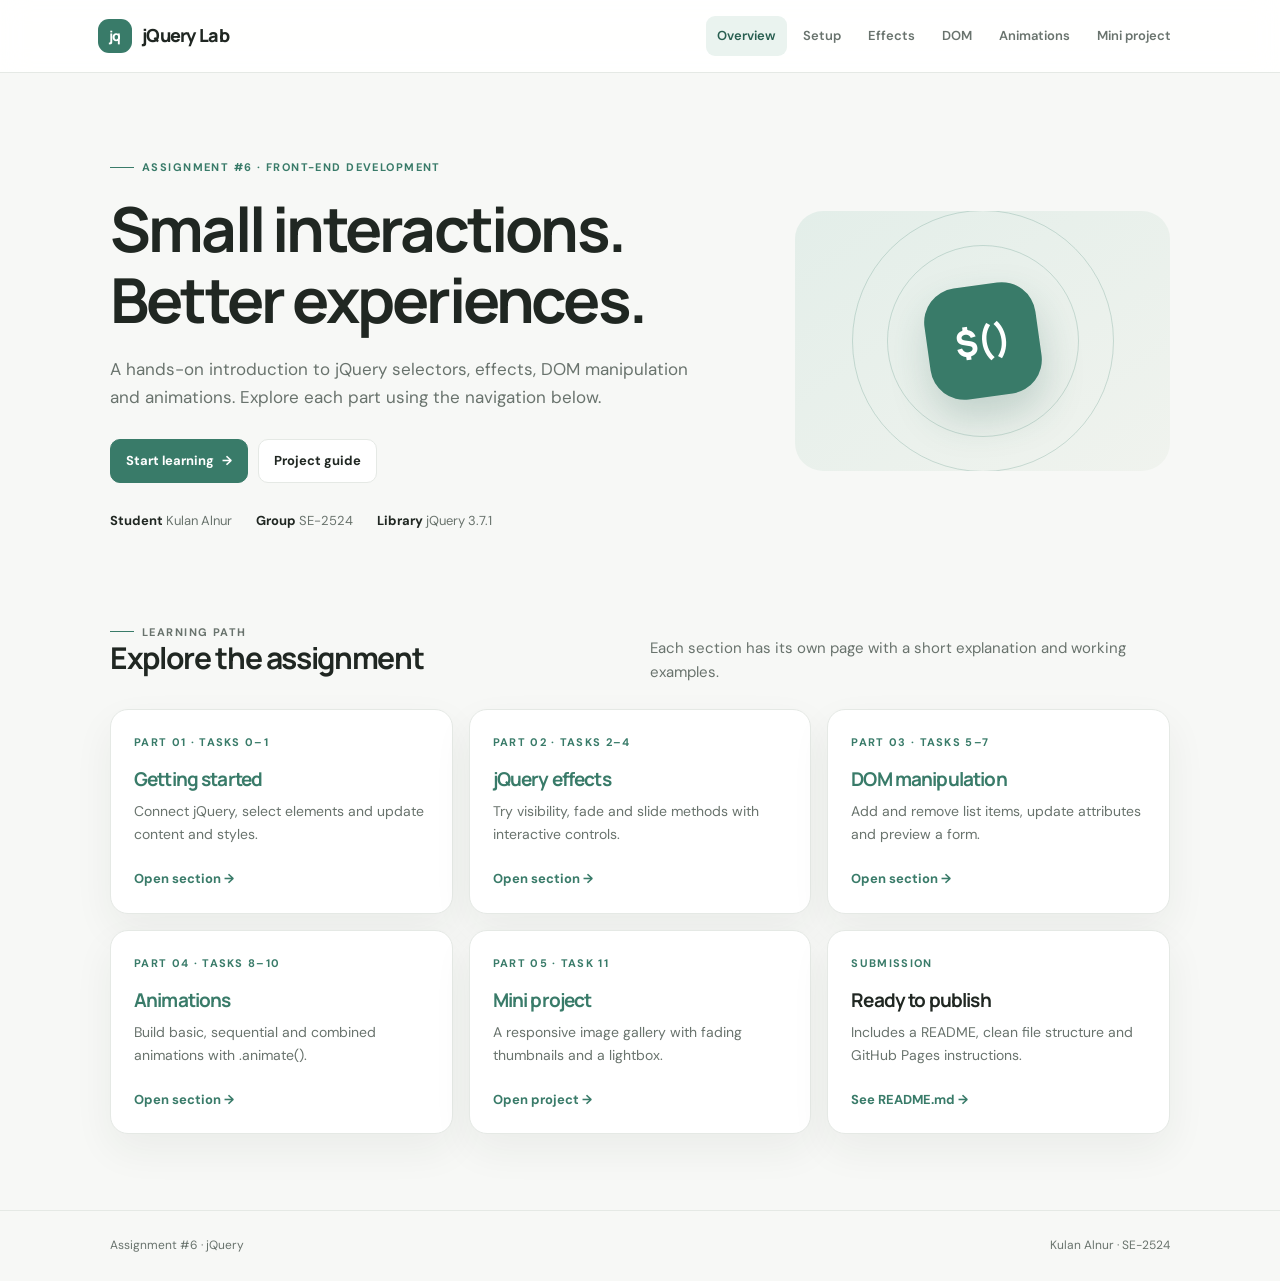
<file: index.html>
<!doctype html>
<html lang="en">
<head>
  <meta charset="utf-8"><meta name="viewport" content="width=device-width, initial-scale=1">
  <meta name="description" content="Assignment 6: jQuery selectors, effects, DOM manipulation and animations."><title>Overview | jQuery Lab</title>
  <link rel="stylesheet" href="css/style.css">
  <script src="https://code.jquery.com/jquery-3.7.1.min.js"></script>
  <script src="js/main.js" defer></script>
</head>
<body>
<header class="site-header"><div class="nav-wrap"><a class="brand" href="index.html"><span class="brand-mark">jq</span><span>jQuery Lab</span></a><nav class="nav-links" aria-label="Main navigation"><a href="index.html" class="active">Overview</a><a href="pages/part1.html" class="">Setup</a><a href="pages/effects.html" class="">Effects</a><a href="pages/dom.html" class="">DOM</a><a href="pages/animations.html" class="">Animations</a><a href="pages/mini-project.html" class="">Mini project</a></nav></div></header>
<main><div class="container"><section class="hero"><div><p class="eyebrow">Assignment #6 · Front-end development</p><h1>Small interactions.<br>Better experiences.</h1><p class="lead">A hands-on introduction to jQuery selectors, effects, DOM manipulation and animations. Explore each part using the navigation below.</p><div class="button-row"><a class="btn primary" href="pages/part1.html">Start learning <span aria-hidden="true">→</span></a><a class="btn" href="README.md">Project guide</a></div><div class="meta-row" style="margin-top:27px"><span><strong>Student</strong> Kulan Alnur</span><span><strong>Group</strong> SE-2524</span><span><strong>Library</strong> jQuery 3.7.1</span></div></div><div class="hero-art" aria-hidden="true"><div class="hero-symbol">$()</div></div></section><section class="section"><div class="section-head"><div><p class="eyebrow">Learning path</p><h2>Explore the assignment</h2></div><p>Each section has its own page with a short explanation and working examples.</p></div><div class="cards"><a class="card task-card" href="pages/part1.html"><span class="task-number">Part 01 · Tasks 0–1</span><h3>Getting started</h3><p>Connect jQuery, select elements and update content and styles.</p><span class="card-link">Open section →</span></a><a class="card task-card" href="pages/effects.html"><span class="task-number">Part 02 · Tasks 2–4</span><h3>jQuery effects</h3><p>Try visibility, fade and slide methods with interactive controls.</p><span class="card-link">Open section →</span></a><a class="card task-card" href="pages/dom.html"><span class="task-number">Part 03 · Tasks 5–7</span><h3>DOM manipulation</h3><p>Add and remove list items, update attributes and preview a form.</p><span class="card-link">Open section →</span></a><a class="card task-card" href="pages/animations.html"><span class="task-number">Part 04 · Tasks 8–10</span><h3>Animations</h3><p>Build basic, sequential and combined animations with .animate().</p><span class="card-link">Open section →</span></a><a class="card task-card" href="pages/mini-project.html"><span class="task-number">Part 05 · Task 11</span><h3>Mini project</h3><p>A responsive image gallery with fading thumbnails and a lightbox.</p><span class="card-link">Open project →</span></a><div class="card task-card"><span class="task-number">Submission</span><h3>Ready to publish</h3><p>Includes a README, clean file structure and GitHub Pages instructions.</p><span class="card-link">See README.md →</span></div></div></section></div></main>
<footer class="site-footer"><div class="container footer-inner"><span>Assignment #6 · jQuery</span><span>Kulan Alnur · SE-2524</span></div></footer>
</body></html>
</file>
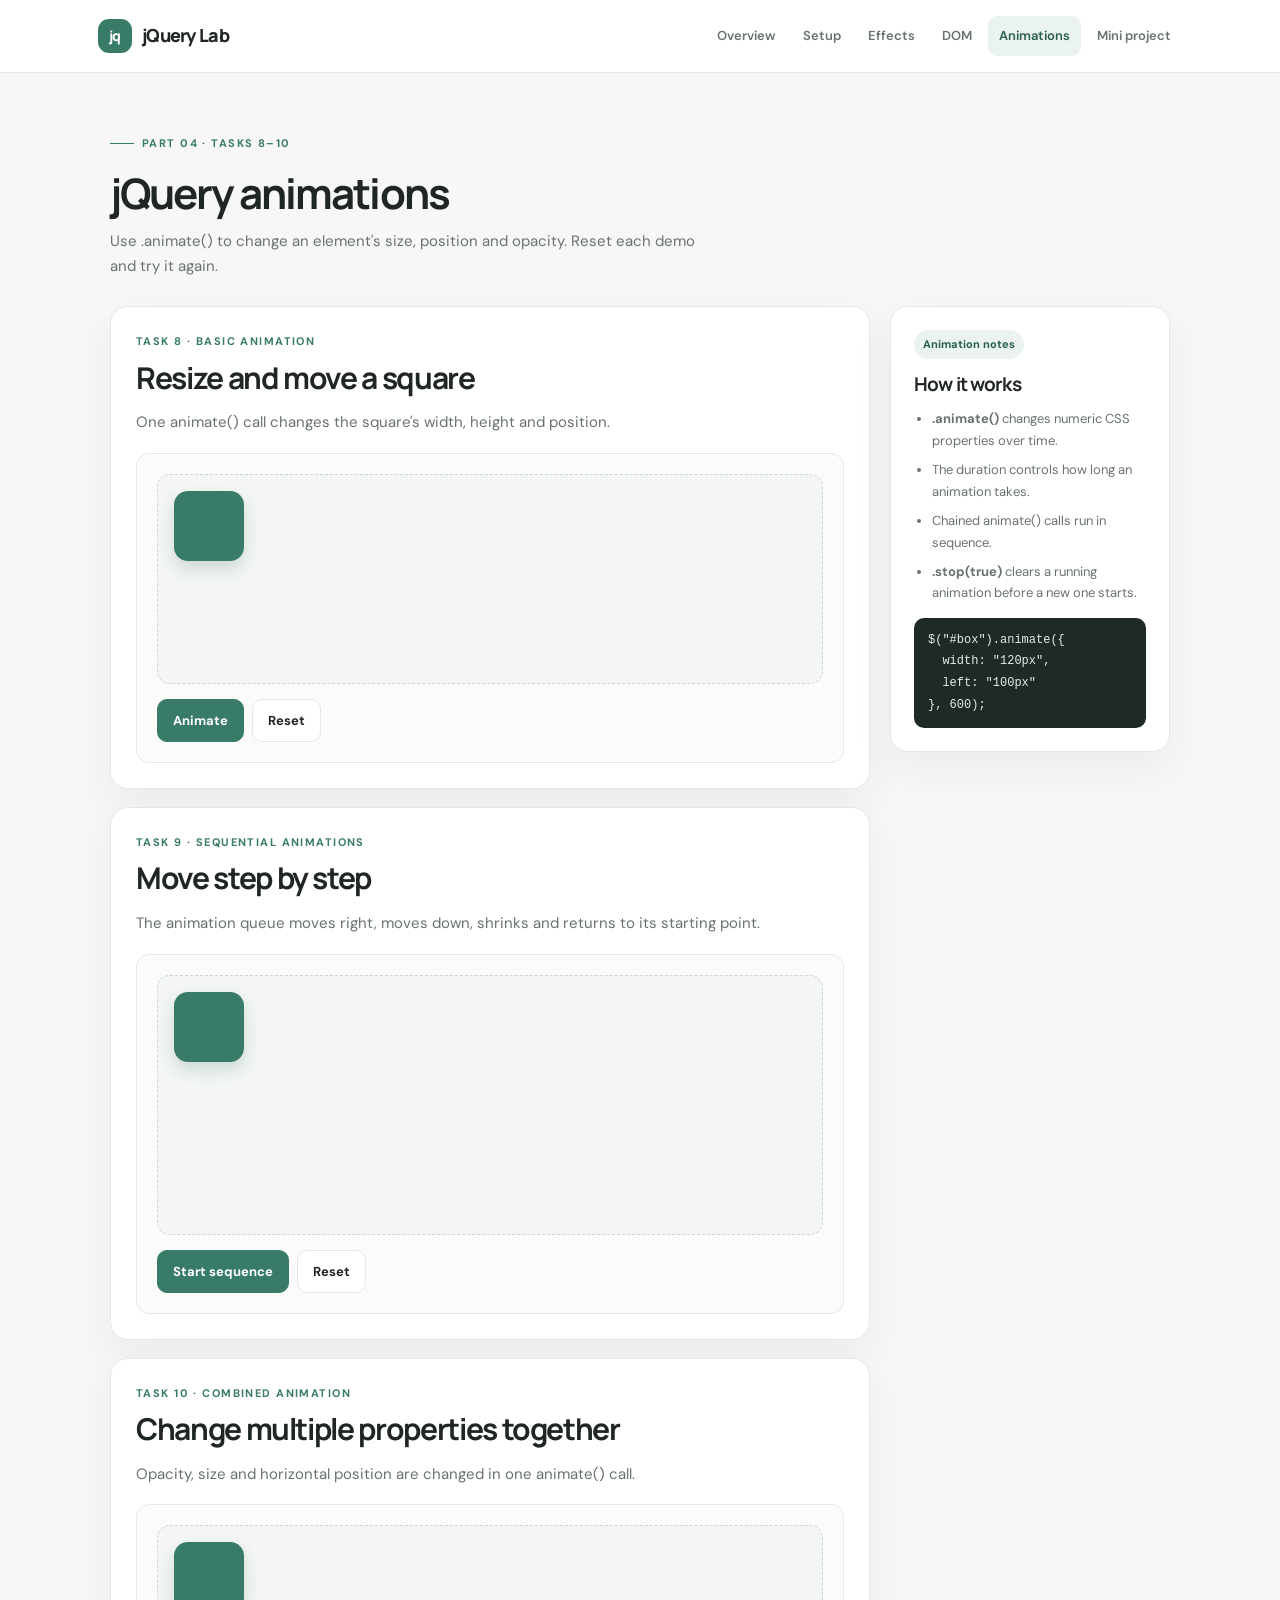
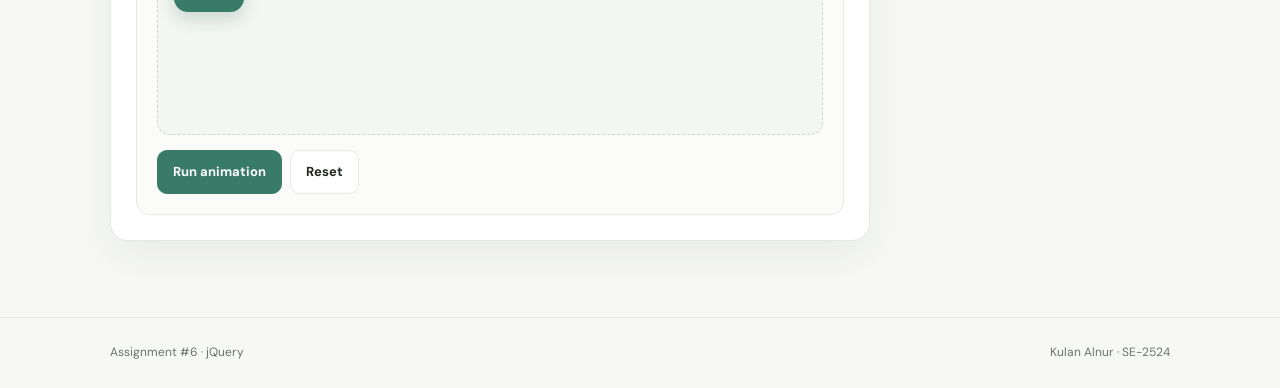
<file: pages/animations.html>
<!doctype html>
<html lang="en">
<head>
  <meta charset="utf-8"><meta name="viewport" content="width=device-width, initial-scale=1">
  <meta name="description" content="Tasks 8 to 10: basic, sequential and combined jQuery animations."><title>Animations | jQuery Lab</title>
  <link rel="stylesheet" href="../css/style.css">
  <script src="https://code.jquery.com/jquery-3.7.1.min.js"></script>
  <script src="../js/main.js" defer></script>
</head>
<body>
<header class="site-header"><div class="nav-wrap"><a class="brand" href="../index.html"><span class="brand-mark">jq</span><span>jQuery Lab</span></a><nav class="nav-links" aria-label="Main navigation"><a href="../index.html" class="">Overview</a><a href="part1.html" class="">Setup</a><a href="effects.html" class="">Effects</a><a href="dom.html" class="">DOM</a><a href="animations.html" class="active">Animations</a><a href="mini-project.html" class="">Mini project</a></nav></div></header>
<main><div class="container"><section class="page-hero"><p class="eyebrow">Part 04 · Tasks 8–10</p><h1>jQuery animations</h1><p class="lead">Use .animate() to change an element's size, position and opacity. Reset each demo and try it again.</p></section><div class="content-grid"><div class="main-stack"><section class="demo-card"><div class="task-label">Task 8 · Basic animation</div><h2>Resize and move a square</h2><p>One animate() call changes the square's width, height and position.</p><div class="demo-area"><div class="animation-stage"><div class="animated-box" id="basic-box"></div></div><div class="demo-actions"><button class="btn primary" id="basic-animate-btn">Animate</button><button class="btn" id="basic-reset-btn">Reset</button></div></div></section><section class="demo-card"><div class="task-label">Task 9 · Sequential animations</div><h2>Move step by step</h2><p>The animation queue moves right, moves down, shrinks and returns to its starting point.</p><div class="demo-area"><div class="animation-stage tall"><div class="animated-box" id="sequence-box"></div></div><div class="demo-actions"><button class="btn primary" id="sequence-btn">Start sequence</button><button class="btn" id="sequence-reset-btn">Reset</button></div></div></section><section class="demo-card"><div class="task-label">Task 10 · Combined animation</div><h2>Change multiple properties together</h2><p>Opacity, size and horizontal position are changed in one animate() call.</p><div class="demo-area"><div class="animation-stage"><div class="animated-box" id="combined-box"></div></div><div class="demo-actions"><button class="btn primary" id="combined-btn">Run animation</button><button class="btn" id="combined-reset-btn">Reset</button></div></div></section></div><aside class="card note-card"><span class="pill">Animation notes</span><h3 style="margin-top:15px">How it works</h3><ul><li><strong>.animate()</strong> changes numeric CSS properties over time.</li><li>The duration controls how long an animation takes.</li><li>Chained animate() calls run in sequence.</li><li><strong>.stop(true)</strong> clears a running animation before a new one starts.</li></ul><span class="code-line">$("#box").animate({<br>&nbsp;&nbsp;width: "120px",<br>&nbsp;&nbsp;left: "100px"<br>}, 600);</span></aside></div></div></main>
<footer class="site-footer"><div class="container footer-inner"><span>Assignment #6 · jQuery</span><span>Kulan Alnur · SE-2524</span></div></footer>
</body></html>
</file>
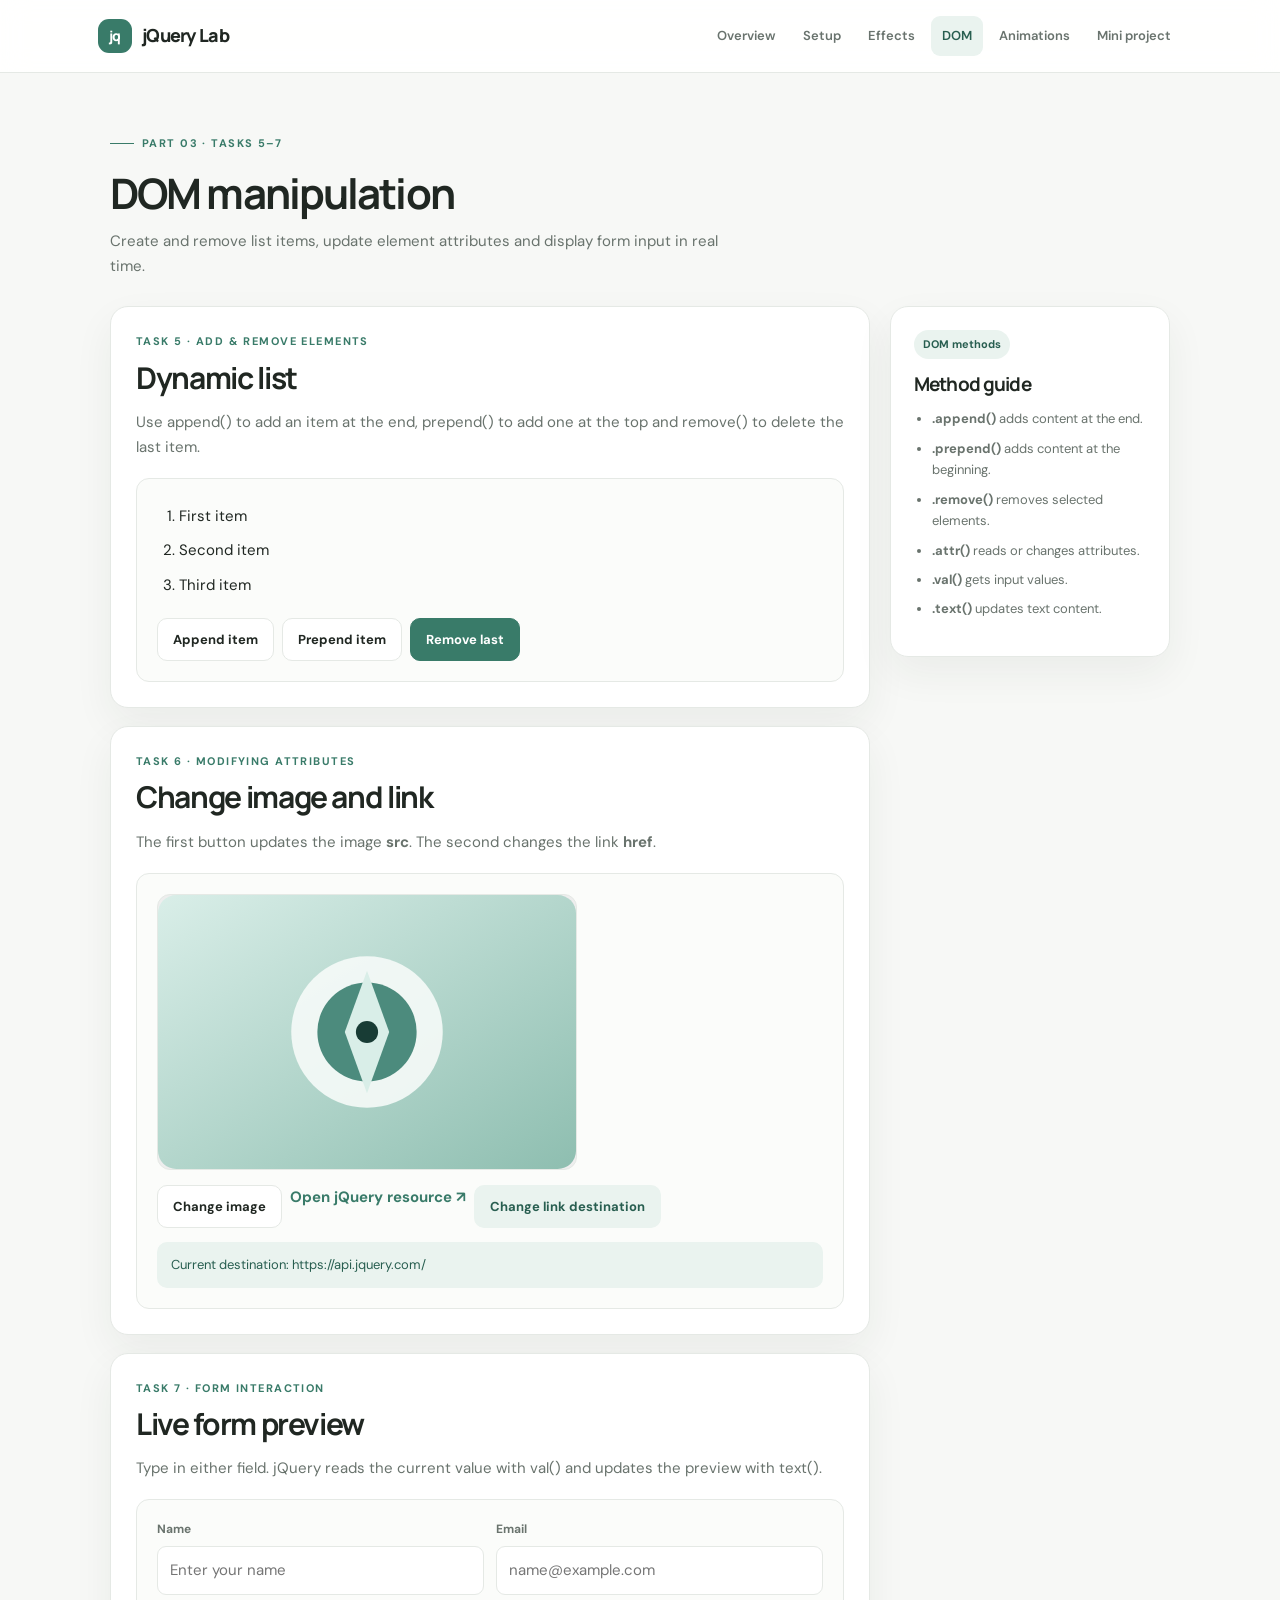
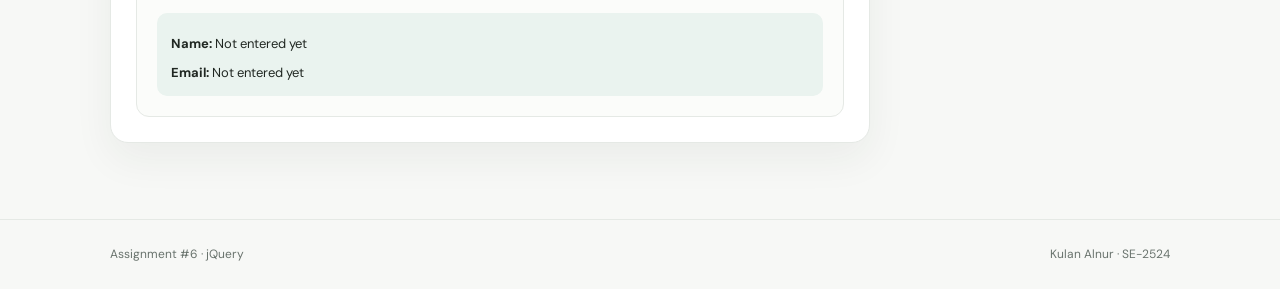
<file: pages/dom.html>
<!doctype html>
<html lang="en">
<head>
  <meta charset="utf-8"><meta name="viewport" content="width=device-width, initial-scale=1">
  <meta name="description" content="Tasks 5 to 7: dynamic elements, attributes and form interaction."><title>DOM manipulation | jQuery Lab</title>
  <link rel="stylesheet" href="../css/style.css">
  <script src="https://code.jquery.com/jquery-3.7.1.min.js"></script>
  <script src="../js/main.js" defer></script>
</head>
<body>
<header class="site-header"><div class="nav-wrap"><a class="brand" href="../index.html"><span class="brand-mark">jq</span><span>jQuery Lab</span></a><nav class="nav-links" aria-label="Main navigation"><a href="../index.html" class="">Overview</a><a href="part1.html" class="">Setup</a><a href="effects.html" class="">Effects</a><a href="dom.html" class="active">DOM</a><a href="animations.html" class="">Animations</a><a href="mini-project.html" class="">Mini project</a></nav></div></header>
<main><div class="container"><section class="page-hero"><p class="eyebrow">Part 03 · Tasks 5–7</p><h1>DOM manipulation</h1><p class="lead">Create and remove list items, update element attributes and display form input in real time.</p></section><div class="content-grid"><div class="main-stack"><section class="demo-card"><div class="task-label">Task 5 · Add &amp; remove elements</div><h2>Dynamic list</h2><p>Use append() to add an item at the end, prepend() to add one at the top and remove() to delete the last item.</p><div class="demo-area"><ol class="demo-list" id="dynamic-list"><li>First item</li><li>Second item</li><li>Third item</li></ol><div class="demo-actions"><button class="btn" id="append-btn">Append item</button><button class="btn" id="prepend-btn">Prepend item</button><button class="btn primary" id="remove-btn">Remove last</button></div></div></section><section class="demo-card"><div class="task-label">Task 6 · Modifying attributes</div><h2>Change image and link</h2><p>The first button updates the image <strong>src</strong>. The second changes the link <strong>href</strong>.</p><div class="demo-area"><img id="attribute-image" class="sample-image" src="../assets/image-one.svg" alt="Abstract green artwork"><div class="demo-actions"><button class="btn" id="change-image-btn">Change image</button><a id="dynamic-link" class="resource-link" href="https://api.jquery.com/" target="_blank" rel="noopener">Open jQuery resource ↗</a><button class="btn soft" id="change-link-btn">Change link destination</button></div><div class="output" id="link-output" aria-live="polite">Current destination: https://api.jquery.com/</div></div></section><section class="demo-card"><div class="task-label">Task 7 · Form interaction</div><h2>Live form preview</h2><p>Type in either field. jQuery reads the current value with val() and updates the preview with text().</p><div class="demo-area"><form id="live-form"><div class="form-grid"><div class="field"><label for="name-input">Name</label><input id="name-input" type="text" placeholder="Enter your name"></div><div class="field"><label for="email-input">Email</label><input id="email-input" type="email" placeholder="name@example.com"></div></div></form><div class="output" style="margin-top:18px"><p class="preview-line"><strong>Name:</strong> <span id="name-preview">Not entered yet</span></p><p class="preview-line"><strong>Email:</strong> <span id="email-preview">Not entered yet</span></p></div></div></section></div><aside class="card note-card"><span class="pill">DOM methods</span><h3 style="margin-top:15px">Method guide</h3><ul><li><strong>.append()</strong> adds content at the end.</li><li><strong>.prepend()</strong> adds content at the beginning.</li><li><strong>.remove()</strong> removes selected elements.</li><li><strong>.attr()</strong> reads or changes attributes.</li><li><strong>.val()</strong> gets input values.</li><li><strong>.text()</strong> updates text content.</li></ul></aside></div></div></main>
<footer class="site-footer"><div class="container footer-inner"><span>Assignment #6 · jQuery</span><span>Kulan Alnur · SE-2524</span></div></footer>
</body></html>
</file>
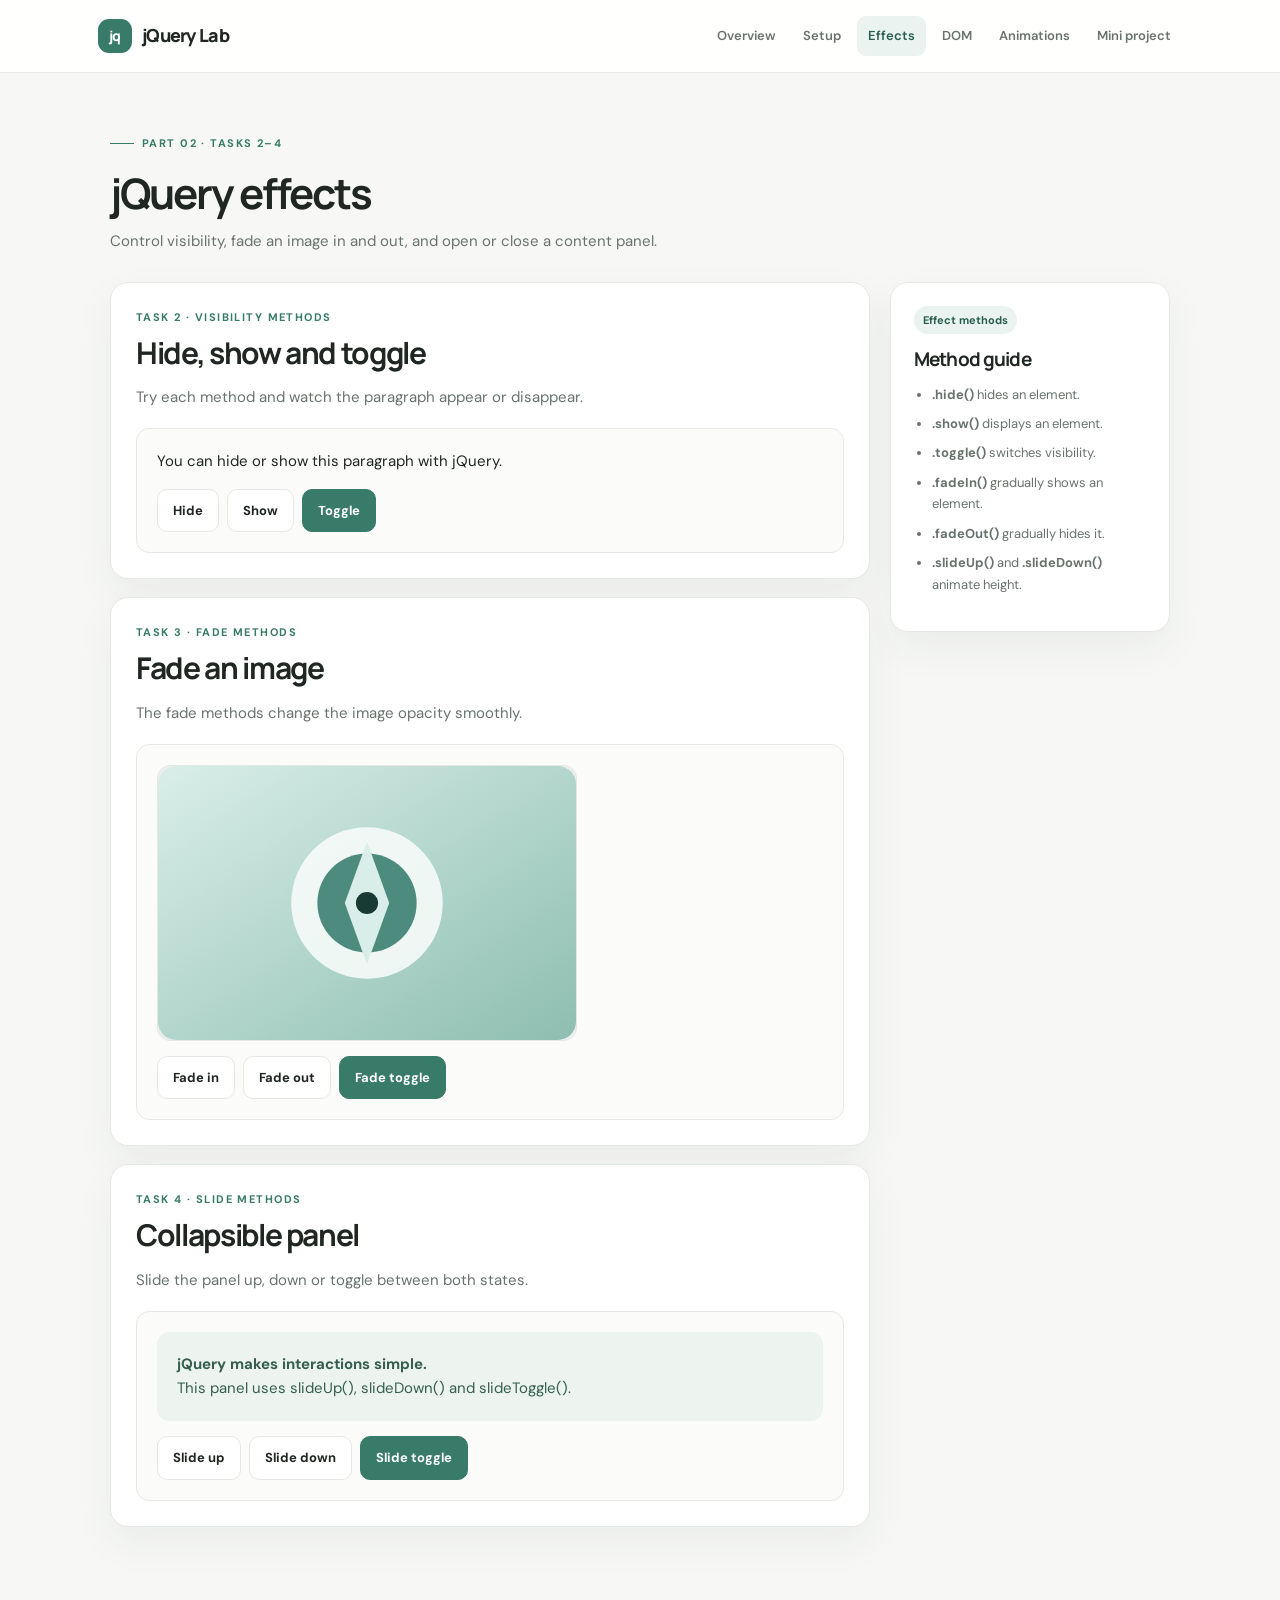
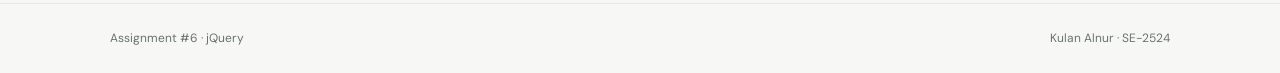
<file: pages/effects.html>
<!doctype html>
<html lang="en">
<head>
  <meta charset="utf-8"><meta name="viewport" content="width=device-width, initial-scale=1">
  <meta name="description" content="Tasks 2 to 4: visibility, fade and slide effects."><title>jQuery effects | jQuery Lab</title>
  <link rel="stylesheet" href="../css/style.css">
  <script src="https://code.jquery.com/jquery-3.7.1.min.js"></script>
  <script src="../js/main.js" defer></script>
</head>
<body>
<header class="site-header"><div class="nav-wrap"><a class="brand" href="../index.html"><span class="brand-mark">jq</span><span>jQuery Lab</span></a><nav class="nav-links" aria-label="Main navigation"><a href="../index.html" class="">Overview</a><a href="part1.html" class="">Setup</a><a href="effects.html" class="active">Effects</a><a href="dom.html" class="">DOM</a><a href="animations.html" class="">Animations</a><a href="mini-project.html" class="">Mini project</a></nav></div></header>
<main><div class="container"><section class="page-hero"><p class="eyebrow">Part 02 · Tasks 2–4</p><h1>jQuery effects</h1><p class="lead">Control visibility, fade an image in and out, and open or close a content panel.</p></section><div class="content-grid"><div class="main-stack"><section class="demo-card"><div class="task-label">Task 2 · Visibility methods</div><h2>Hide, show and toggle</h2><p>Try each method and watch the paragraph appear or disappear.</p><div class="demo-area"><p id="visibility-text" class="text-demo">You can hide or show this paragraph with jQuery.</p><div class="demo-actions"><button class="btn" id="hide-btn">Hide</button><button class="btn" id="show-btn">Show</button><button class="btn primary" id="toggle-btn">Toggle</button></div></div></section><section class="demo-card"><div class="task-label">Task 3 · Fade methods</div><h2>Fade an image</h2><p>The fade methods change the image opacity smoothly.</p><div class="demo-area"><img id="fade-image" class="sample-image" src="../assets/image-one.svg" alt="Abstract green geometric artwork"><div class="demo-actions"><button class="btn" id="fade-in-btn">Fade in</button><button class="btn" id="fade-out-btn">Fade out</button><button class="btn primary" id="fade-toggle-btn">Fade toggle</button></div></div></section><section class="demo-card"><div class="task-label">Task 4 · Slide methods</div><h2>Collapsible panel</h2><p>Slide the panel up, down or toggle between both states.</p><div class="demo-area"><div class="slide-panel" id="slide-panel"><strong>jQuery makes interactions simple.</strong><br>This panel uses slideUp(), slideDown() and slideToggle().</div><div class="demo-actions"><button class="btn" id="slide-up-btn">Slide up</button><button class="btn" id="slide-down-btn">Slide down</button><button class="btn primary" id="slide-toggle-btn">Slide toggle</button></div></div></section></div><aside class="card note-card"><span class="pill">Effect methods</span><h3 style="margin-top:15px">Method guide</h3><ul><li><strong>.hide()</strong> hides an element.</li><li><strong>.show()</strong> displays an element.</li><li><strong>.toggle()</strong> switches visibility.</li><li><strong>.fadeIn()</strong> gradually shows an element.</li><li><strong>.fadeOut()</strong> gradually hides it.</li><li><strong>.slideUp()</strong> and <strong>.slideDown()</strong> animate height.</li></ul></aside></div></div></main>
<footer class="site-footer"><div class="container footer-inner"><span>Assignment #6 · jQuery</span><span>Kulan Alnur · SE-2524</span></div></footer>
</body></html>
</file>
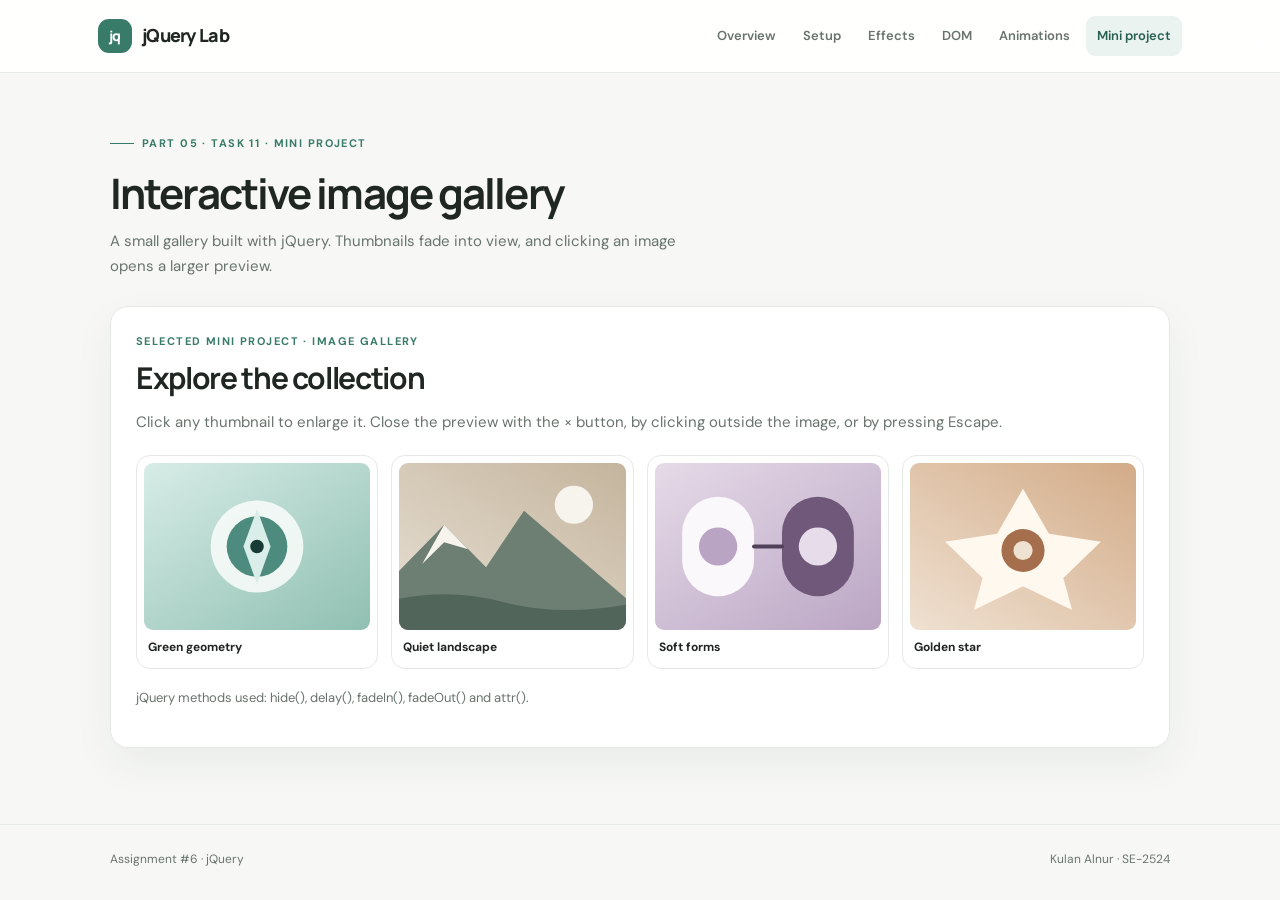
<file: pages/mini-project.html>
<!doctype html>
<html lang="en">
<head>
  <meta charset="utf-8"><meta name="viewport" content="width=device-width, initial-scale=1">
  <meta name="description" content="Task 11: interactive image gallery made with jQuery."><title>Mini project | jQuery Lab</title>
  <link rel="stylesheet" href="../css/style.css">
  <script src="https://code.jquery.com/jquery-3.7.1.min.js"></script>
  <script src="../js/main.js" defer></script>
</head>
<body>
<header class="site-header"><div class="nav-wrap"><a class="brand" href="../index.html"><span class="brand-mark">jq</span><span>jQuery Lab</span></a><nav class="nav-links" aria-label="Main navigation"><a href="../index.html" class="">Overview</a><a href="part1.html" class="">Setup</a><a href="effects.html" class="">Effects</a><a href="dom.html" class="">DOM</a><a href="animations.html" class="">Animations</a><a href="mini-project.html" class="active">Mini project</a></nav></div></header>
<main><div class="container"><section class="page-hero"><p class="eyebrow">Part 05 · Task 11 · Mini project</p><h1>Interactive image gallery</h1><p class="lead">A small gallery built with jQuery. Thumbnails fade into view, and clicking an image opens a larger preview.</p></section><section class="demo-card" style="margin-bottom:76px"><div class="task-label">Selected mini project · Image gallery</div><h2>Explore the collection</h2><p>Click any thumbnail to enlarge it. Close the preview with the × button, by clicking outside the image, or by pressing Escape.</p><div class="gallery-grid"><button class="gallery-card" type="button" aria-label="Enlarge green geometry image"><img src="../assets/image-one.svg" alt="Abstract green geometric artwork"><span>Green geometry</span></button><button class="gallery-card" type="button" aria-label="Enlarge mountain landscape image"><img src="../assets/image-two.svg" alt="Minimal mountain landscape illustration"><span>Quiet landscape</span></button><button class="gallery-card" type="button" aria-label="Enlarge abstract forms image"><img src="../assets/image-three.svg" alt="Two abstract rounded forms"><span>Soft forms</span></button><button class="gallery-card" type="button" aria-label="Enlarge star artwork"><img src="../assets/image-four.svg" alt="Minimal star-shaped abstract artwork"><span>Golden star</span></button></div><p class="mini-hint" style="margin-top:18px">jQuery methods used: hide(), delay(), fadeIn(), fadeOut() and attr().</p></section></div><div class="lightbox" id="lightbox" role="dialog" aria-modal="true" aria-label="Image preview"><div class="lightbox-inner"><button class="lightbox-close" id="lightbox-close" type="button" aria-label="Close preview">×</button><img id="lightbox-image" src="../assets/image-one.svg" alt="Selected gallery image"></div></div></main>
<footer class="site-footer"><div class="container footer-inner"><span>Assignment #6 · jQuery</span><span>Kulan Alnur · SE-2524</span></div></footer>
</body></html>
</file>
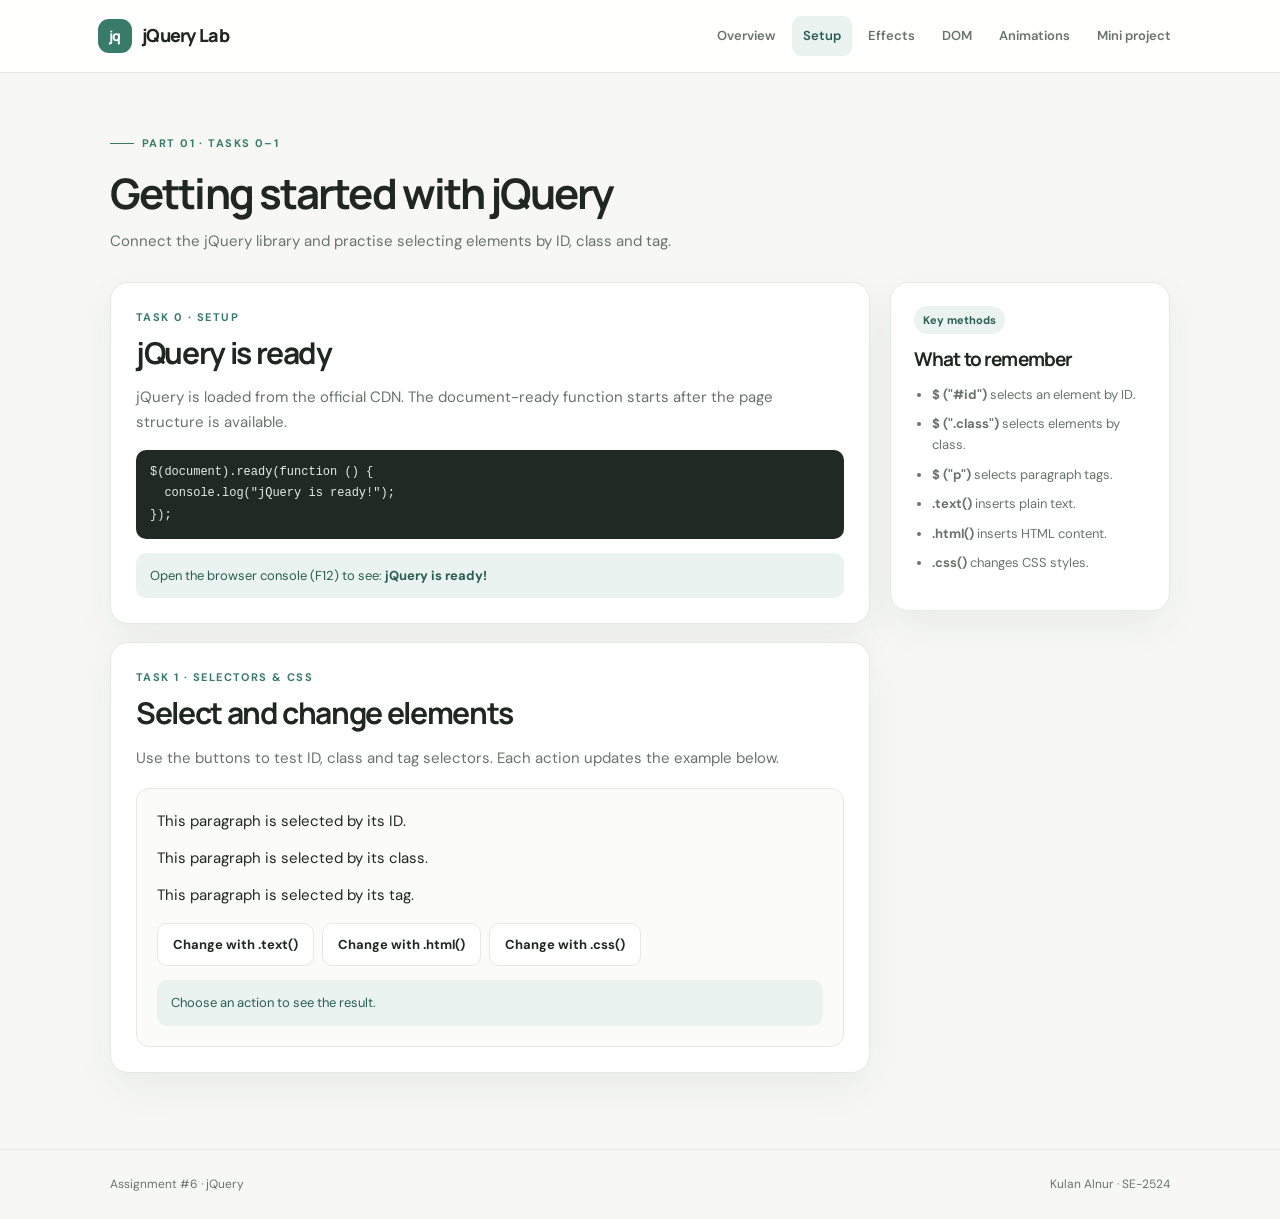
<file: pages/part1.html>
<!doctype html>
<html lang="en">
<head>
  <meta charset="utf-8"><meta name="viewport" content="width=device-width, initial-scale=1">
  <meta name="description" content="Tasks 0 and 1: jQuery setup and selectors."><title>Getting started | jQuery Lab</title>
  <link rel="stylesheet" href="../css/style.css">
  <script src="https://code.jquery.com/jquery-3.7.1.min.js"></script>
  <script src="../js/main.js" defer></script>
</head>
<body>
<header class="site-header"><div class="nav-wrap"><a class="brand" href="../index.html"><span class="brand-mark">jq</span><span>jQuery Lab</span></a><nav class="nav-links" aria-label="Main navigation"><a href="../index.html" class="">Overview</a><a href="part1.html" class="active">Setup</a><a href="effects.html" class="">Effects</a><a href="dom.html" class="">DOM</a><a href="animations.html" class="">Animations</a><a href="mini-project.html" class="">Mini project</a></nav></div></header>
<main><div class="container"><section class="page-hero"><p class="eyebrow">Part 01 · Tasks 0–1</p><h1>Getting started with jQuery</h1><p class="lead">Connect the jQuery library and practise selecting elements by ID, class and tag.</p></section><div class="content-grid"><div class="main-stack"><section class="demo-card"><div class="task-label">Task 0 · Setup</div><h2>jQuery is ready</h2><p>jQuery is loaded from the official CDN. The document-ready function starts after the page structure is available.</p><span class="code-line">$(document).ready(function () {<br>&nbsp;&nbsp;console.log("jQuery is ready!");<br>});</span><div class="output">Open the browser console (F12) to see: <strong>jQuery is ready!</strong></div></section><section class="demo-card"><div class="task-label">Task 1 · Selectors &amp; CSS</div><h2>Select and change elements</h2><p>Use the buttons to test ID, class and tag selectors. Each action updates the example below.</p><div class="demo-area"><p id="selector-target" class="text-demo">This paragraph is selected by its ID.</p><p class="html-target text-demo">This paragraph is selected by its class.</p><p class="tag-target text-demo">This paragraph is selected by its tag.</p><div class="demo-actions"><button class="btn" id="text-btn">Change with .text()</button><button class="btn" id="html-btn">Change with .html()</button><button class="btn" id="css-btn">Change with .css()</button></div><div class="output" id="selector-output" aria-live="polite">Choose an action to see the result.</div></div></section></div><aside class="card note-card"><span class="pill">Key methods</span><h3 style="margin-top:15px">What to remember</h3><ul><li><strong>$ ("#id")</strong> selects an element by ID.</li><li><strong>$ (".class")</strong> selects elements by class.</li><li><strong>$ ("p")</strong> selects paragraph tags.</li><li><strong>.text()</strong> inserts plain text.</li><li><strong>.html()</strong> inserts HTML content.</li><li><strong>.css()</strong> changes CSS styles.</li></ul></aside></div></div></main>
<footer class="site-footer"><div class="container footer-inner"><span>Assignment #6 · jQuery</span><span>Kulan Alnur · SE-2524</span></div></footer>
</body></html>
</file>
<file: css/style.css>
@import url('https://fonts.googleapis.com/css2?family=DM+Sans:wght@400;500;600;700&family=Manrope:wght@500;600;700;800&display=swap');
:root{--bg:#f7f8f6;--surface:#fff;--ink:#202722;--muted:#69736d;--line:#e5e9e5;--accent:#397b69;--accent-dark:#285e50;--accent-soft:#eaf3ef;--shadow:0 16px 40px rgba(30,50,40,.06);--radius:18px}
*{box-sizing:border-box}html{scroll-behavior:smooth}body{margin:0;background:var(--bg);color:var(--ink);font-family:'DM Sans',Arial,sans-serif;font-size:15px;line-height:1.65}a{color:var(--accent);text-decoration:none}a:hover{color:var(--accent-dark)}button,input{font:inherit}.site-header{position:sticky;top:0;z-index:20;background:rgba(255,255,255,.9);backdrop-filter:blur(14px);border-bottom:1px solid var(--line)}.nav-wrap{max-width:1140px;margin:auto;padding:0 28px;min-height:72px;display:flex;align-items:center;justify-content:space-between;gap:24px}.brand{display:flex;align-items:center;gap:10px;color:var(--ink);font-family:Manrope,sans-serif;font-weight:800;letter-spacing:-.04em;font-size:18px;white-space:nowrap}.brand-mark{display:grid;place-items:center;width:34px;height:34px;border-radius:11px;background:var(--accent);color:white;font-size:14px;letter-spacing:-.06em}.nav-links{display:flex;align-items:center;gap:5px;flex-wrap:wrap;justify-content:flex-end}.nav-links a{color:var(--muted);font-size:13px;font-weight:600;padding:9px 11px;border-radius:9px}.nav-links a:hover,.nav-links a.active{background:var(--accent-soft);color:var(--accent-dark)}.container{width:min(1060px,calc(100% - 48px));margin:0 auto}.hero{padding:78px 0 58px;display:grid;grid-template-columns:1.25fr .75fr;gap:60px;align-items:center}.eyebrow{display:inline-flex;align-items:center;gap:8px;text-transform:uppercase;letter-spacing:.13em;font-size:11px;font-weight:700;color:var(--accent);margin:0 0 16px}.eyebrow:before{content:'';height:1px;width:24px;background:var(--accent)}h1,h2,h3{font-family:Manrope,'DM Sans',sans-serif;letter-spacing:-.045em;line-height:1.15;margin-top:0}h1{font-size:clamp(38px,5vw,62px);max-width:650px;margin-bottom:20px}h2{font-size:30px;margin-bottom:10px}h3{font-size:19px;margin-bottom:9px}.lead{font-size:17px;color:var(--muted);max-width:610px;margin:0 0 28px}.hero-art{min-height:260px;border-radius:28px;background:linear-gradient(145deg,#e3eee9,#f0f3ee);display:grid;place-items:center;position:relative;overflow:hidden}.hero-art:before,.hero-art:after{content:'';position:absolute;border:1px solid rgba(57,123,105,.22);border-radius:50%;width:260px;height:260px}.hero-art:after{width:190px;height:190px}.hero-symbol{position:relative;z-index:1;width:112px;height:112px;border-radius:34px;background:var(--accent);color:white;display:grid;place-items:center;font-family:Manrope,sans-serif;font-weight:800;font-size:36px;box-shadow:0 20px 40px rgba(40,94,80,.22);transform:rotate(-8deg)}.meta-row{display:flex;gap:24px;flex-wrap:wrap;color:var(--muted);font-size:13px}.meta-row strong{color:var(--ink);font-weight:700}.button-row{display:flex;gap:10px;flex-wrap:wrap;margin-top:20px}.btn{display:inline-flex;align-items:center;justify-content:center;gap:8px;border:1px solid var(--line);border-radius:10px;padding:10px 15px;background:#fff;color:var(--ink);font-size:13px;font-weight:700;cursor:pointer;transition:.18s ease}.btn:hover{border-color:#b8cec4;transform:translateY(-1px)}.btn.primary{background:var(--accent);border-color:var(--accent);color:white}.btn.primary:hover{background:var(--accent-dark)}.btn.soft{background:var(--accent-soft);border-color:transparent;color:var(--accent-dark)}.section{padding:26px 0 76px}.section-head{display:flex;align-items:end;justify-content:space-between;gap:20px;margin-bottom:24px}.section-head p{color:var(--muted);margin:0;max-width:520px}.cards{display:grid;grid-template-columns:repeat(3,1fr);gap:16px}.card{background:var(--surface);border:1px solid var(--line);border-radius:var(--radius);padding:23px;box-shadow:var(--shadow)}.task-card{min-height:190px;display:flex;flex-direction:column}.task-number{font-size:11px;letter-spacing:.12em;text-transform:uppercase;color:var(--accent);font-weight:700;margin-bottom:18px}.task-card p,.card p{margin:0;color:var(--muted);font-size:14px}.card-link{margin-top:auto;padding-top:22px;font-size:13px;font-weight:700;color:var(--accent)}.page-hero{padding:54px 0 28px}.page-hero h1{font-size:42px;margin-bottom:12px}.page-hero .lead{font-size:15px;margin-bottom:0}.content-grid{display:grid;grid-template-columns:minmax(0,1fr) 280px;gap:20px;padding-bottom:76px;align-items:start}.main-stack{display:grid;gap:18px}.demo-card{background:var(--surface);border:1px solid var(--line);border-radius:var(--radius);padding:25px;box-shadow:var(--shadow)}.demo-card p{color:var(--muted)}.task-label{font-size:11px;color:var(--accent);font-weight:700;text-transform:uppercase;letter-spacing:.13em;margin-bottom:10px}.demo-area{margin-top:18px;padding:20px;border:1px solid var(--line);border-radius:13px;background:#fbfcfa}.demo-area p{margin:0 0 12px}.demo-area p:last-child{margin-bottom:0}.demo-actions{display:flex;gap:8px;flex-wrap:wrap;margin-top:15px}.output{margin-top:14px;padding:12px 14px;border-radius:10px;background:var(--accent-soft);color:var(--accent-dark);font-size:13px;min-height:44px}.note-card{position:sticky;top:94px}.note-card ul{padding-left:18px;color:var(--muted);font-size:13px}.note-card li+li{margin-top:8px}.code-line{display:block;padding:12px 14px;background:#202a25;color:#e2eee7;border-radius:10px;font:12px/1.8 Consolas,monospace;overflow-x:auto;margin-top:14px}.sample-image{display:block;width:min(100%,420px);height:auto;border-radius:13px;border:1px solid var(--line);background:#eee}.slide-panel{padding:20px;border-radius:12px;background:#edf4f0;color:#355e50}.demo-list{padding-left:22px;margin:0;color:var(--ink)}.demo-list li{padding:5px 0}.form-grid{display:grid;grid-template-columns:1fr 1fr;gap:12px}.field{display:grid;gap:6px}.field label{font-size:12px;font-weight:700;color:var(--muted)}.field input{width:100%;border:1px solid var(--line);border-radius:9px;padding:11px 12px;background:white;outline:none}.field input:focus{border-color:#8eb8a8;box-shadow:0 0 0 3px rgba(57,123,105,.1)}.preview-line{margin:8px 0 0!important;color:var(--ink)!important}.animation-stage{position:relative;min-height:210px;background:#f3f6f3;border:1px dashed #cbd8d0;border-radius:13px;overflow:hidden;padding:16px}.animated-box{position:relative;left:0;top:0;width:70px;height:70px;border-radius:14px;background:var(--accent);box-shadow:0 8px 16px rgba(40,94,80,.18)}.animation-stage.tall{min-height:260px}.gallery-grid{display:grid;grid-template-columns:repeat(4,1fr);gap:13px;margin-top:20px}.gallery-card{border:1px solid var(--line);border-radius:14px;padding:7px;background:white;cursor:pointer;transition:transform .2s,border-color .2s;text-align:left}.gallery-card:hover{transform:translateY(-3px);border-color:#a8c5b8}.gallery-card img{display:block;width:100%;aspect-ratio:1.35;object-fit:cover;border-radius:9px}.gallery-card span{display:block;padding:8px 4px 3px;font-size:12px;font-weight:700;color:var(--ink)}.lightbox{display:none;position:fixed;inset:0;z-index:50;background:rgba(18,28,23,.82);padding:24px;align-items:center;justify-content:center}.lightbox.open{display:flex}.lightbox-inner{position:relative;width:min(760px,100%);background:white;border-radius:18px;padding:12px;box-shadow:0 25px 70px rgba(0,0,0,.3)}.lightbox-inner img{display:block;width:100%;max-height:75vh;object-fit:contain;border-radius:12px;background:#f3f5f2}.lightbox-close{position:absolute;top:-14px;right:-14px;width:38px;height:38px;border:0;border-radius:50%;background:white;color:var(--ink);font-size:22px;cursor:pointer;box-shadow:0 4px 14px rgba(0,0,0,.2)}.mini-hint{color:var(--muted);font-size:13px}.site-footer{border-top:1px solid var(--line);padding:25px 0;color:var(--muted);font-size:12px}.footer-inner{display:flex;justify-content:space-between;gap:12px;flex-wrap:wrap}.pill{display:inline-flex;align-items:center;padding:5px 9px;border-radius:999px;background:var(--accent-soft);color:var(--accent-dark);font-size:11px;font-weight:700}.text-demo{font-size:15px!important;color:var(--ink)!important}.resource-link{font-weight:700}.muted-small{font-size:12px;color:var(--muted)}
@media(max-width:850px){.nav-wrap{align-items:flex-start;padding-top:15px;padding-bottom:15px;flex-direction:column;gap:10px}.nav-links{justify-content:flex-start}.hero{grid-template-columns:1fr;gap:28px;padding-top:55px}.hero-art{min-height:210px}.cards{grid-template-columns:repeat(2,1fr)}.content-grid{grid-template-columns:1fr}.note-card{position:static}.gallery-grid{grid-template-columns:repeat(2,1fr)}}
@media(max-width:540px){.container{width:min(100% - 30px,1060px)}.nav-wrap{padding-left:15px;padding-right:15px}.nav-links{gap:2px}.nav-links a{font-size:12px;padding:7px 8px}.hero{padding:42px 0}.page-hero{padding-top:38px}.page-hero h1{font-size:34px}.cards{grid-template-columns:1fr}.card{padding:20px}.demo-card{padding:19px}.form-grid{grid-template-columns:1fr}.gallery-grid{gap:9px}.section-head{display:block}.section-head p{margin-top:8px}}
</file>
